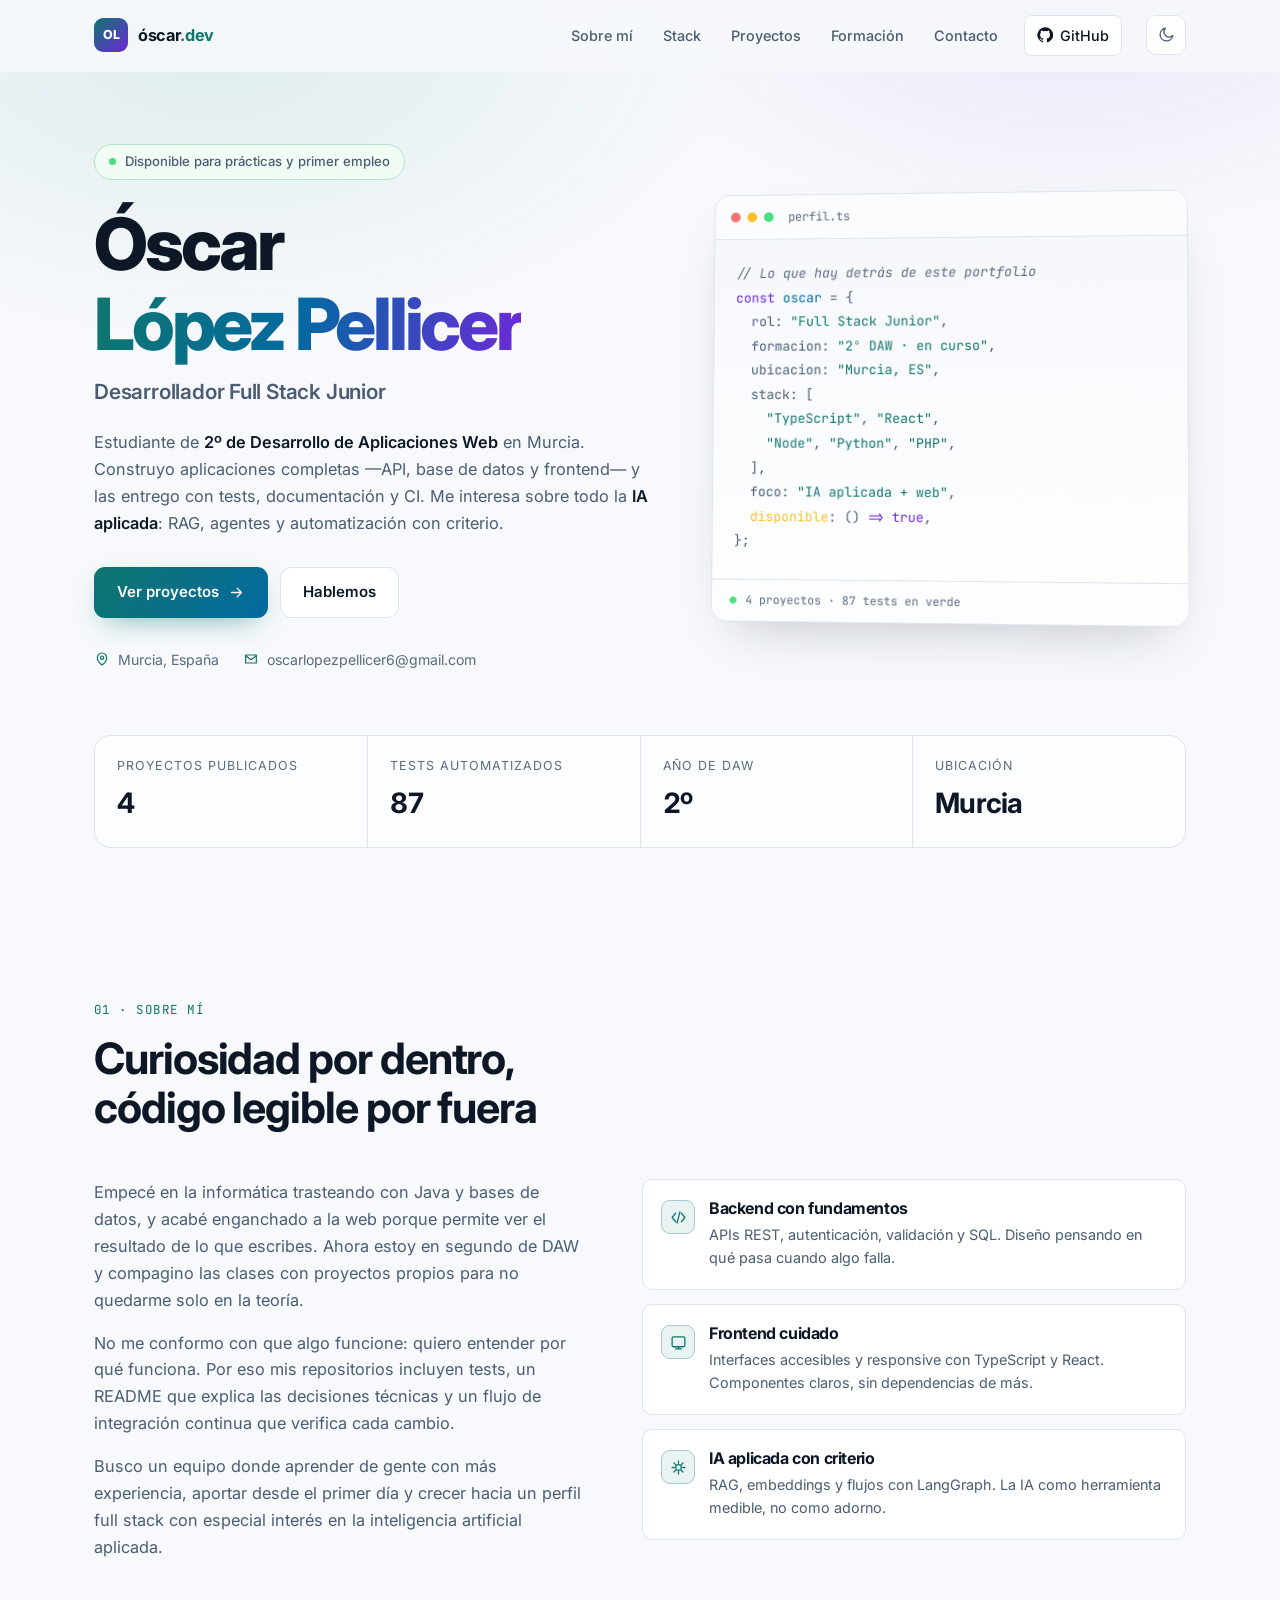
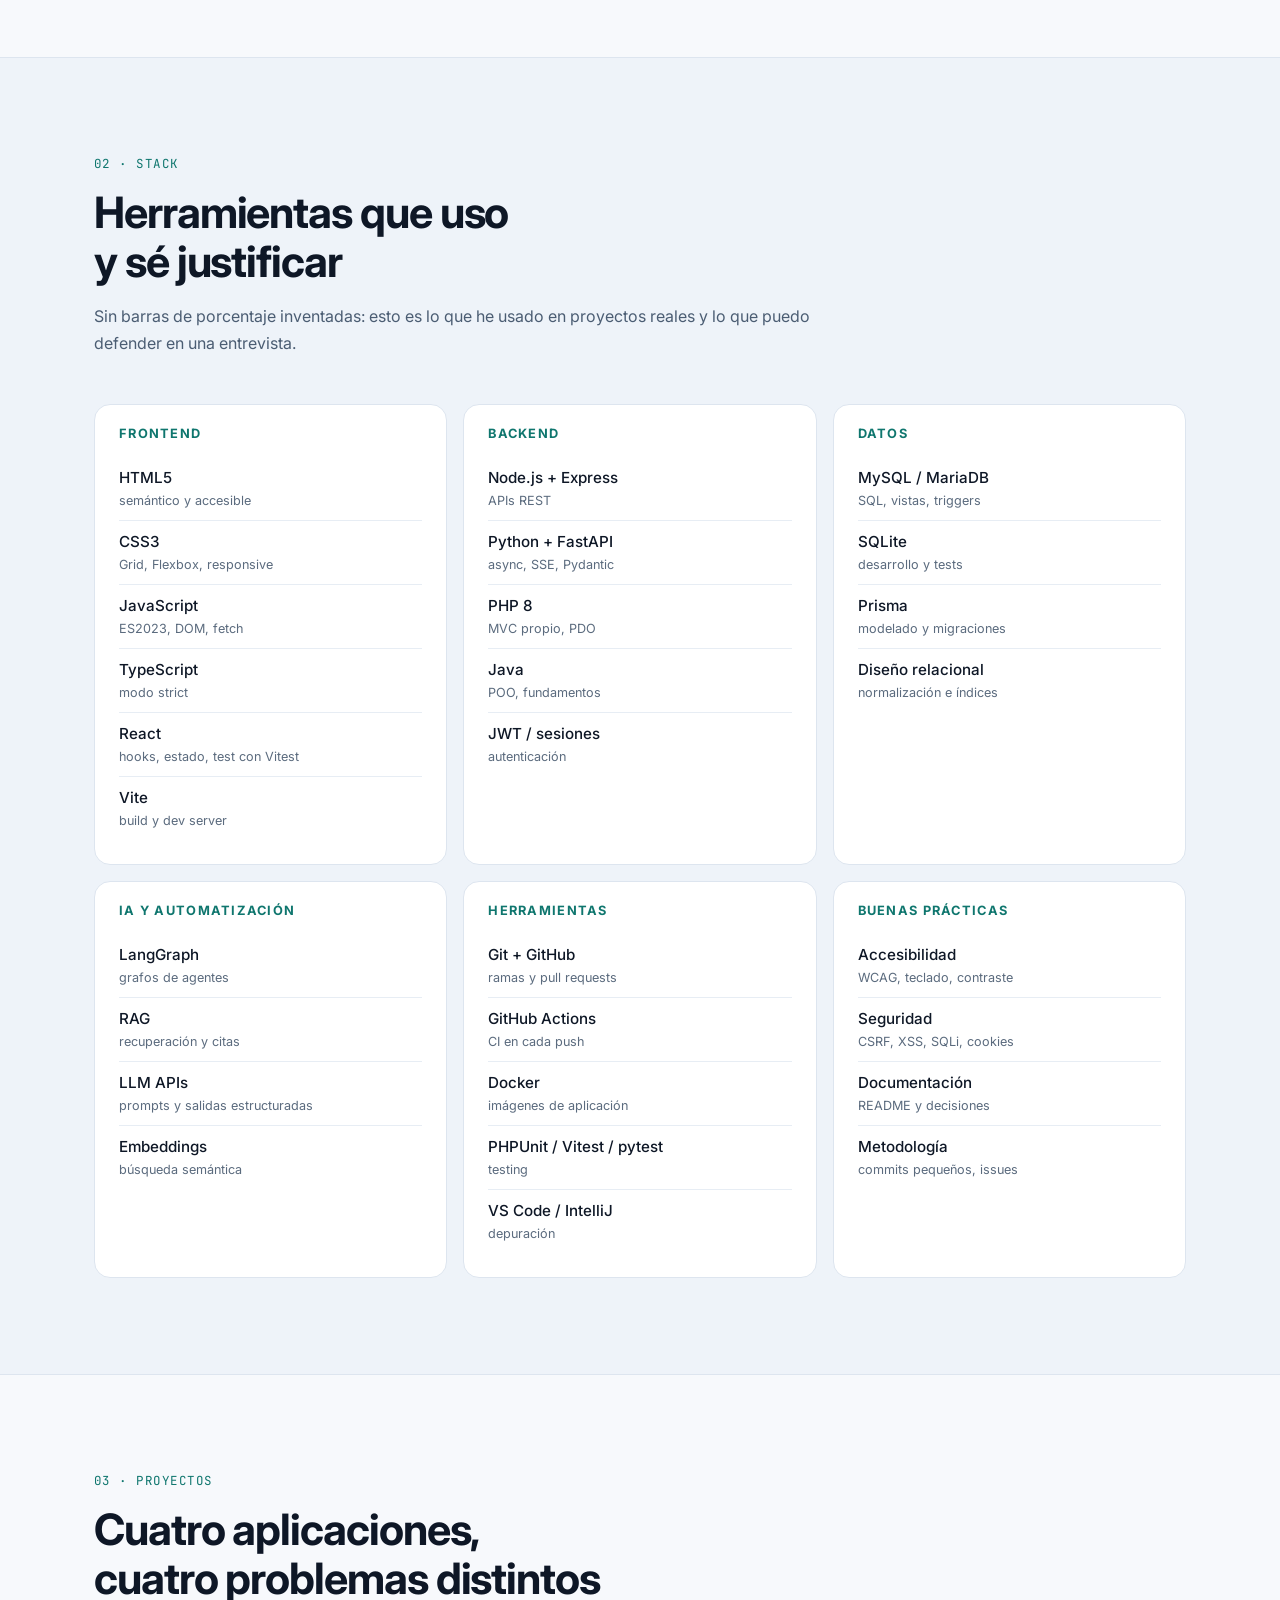
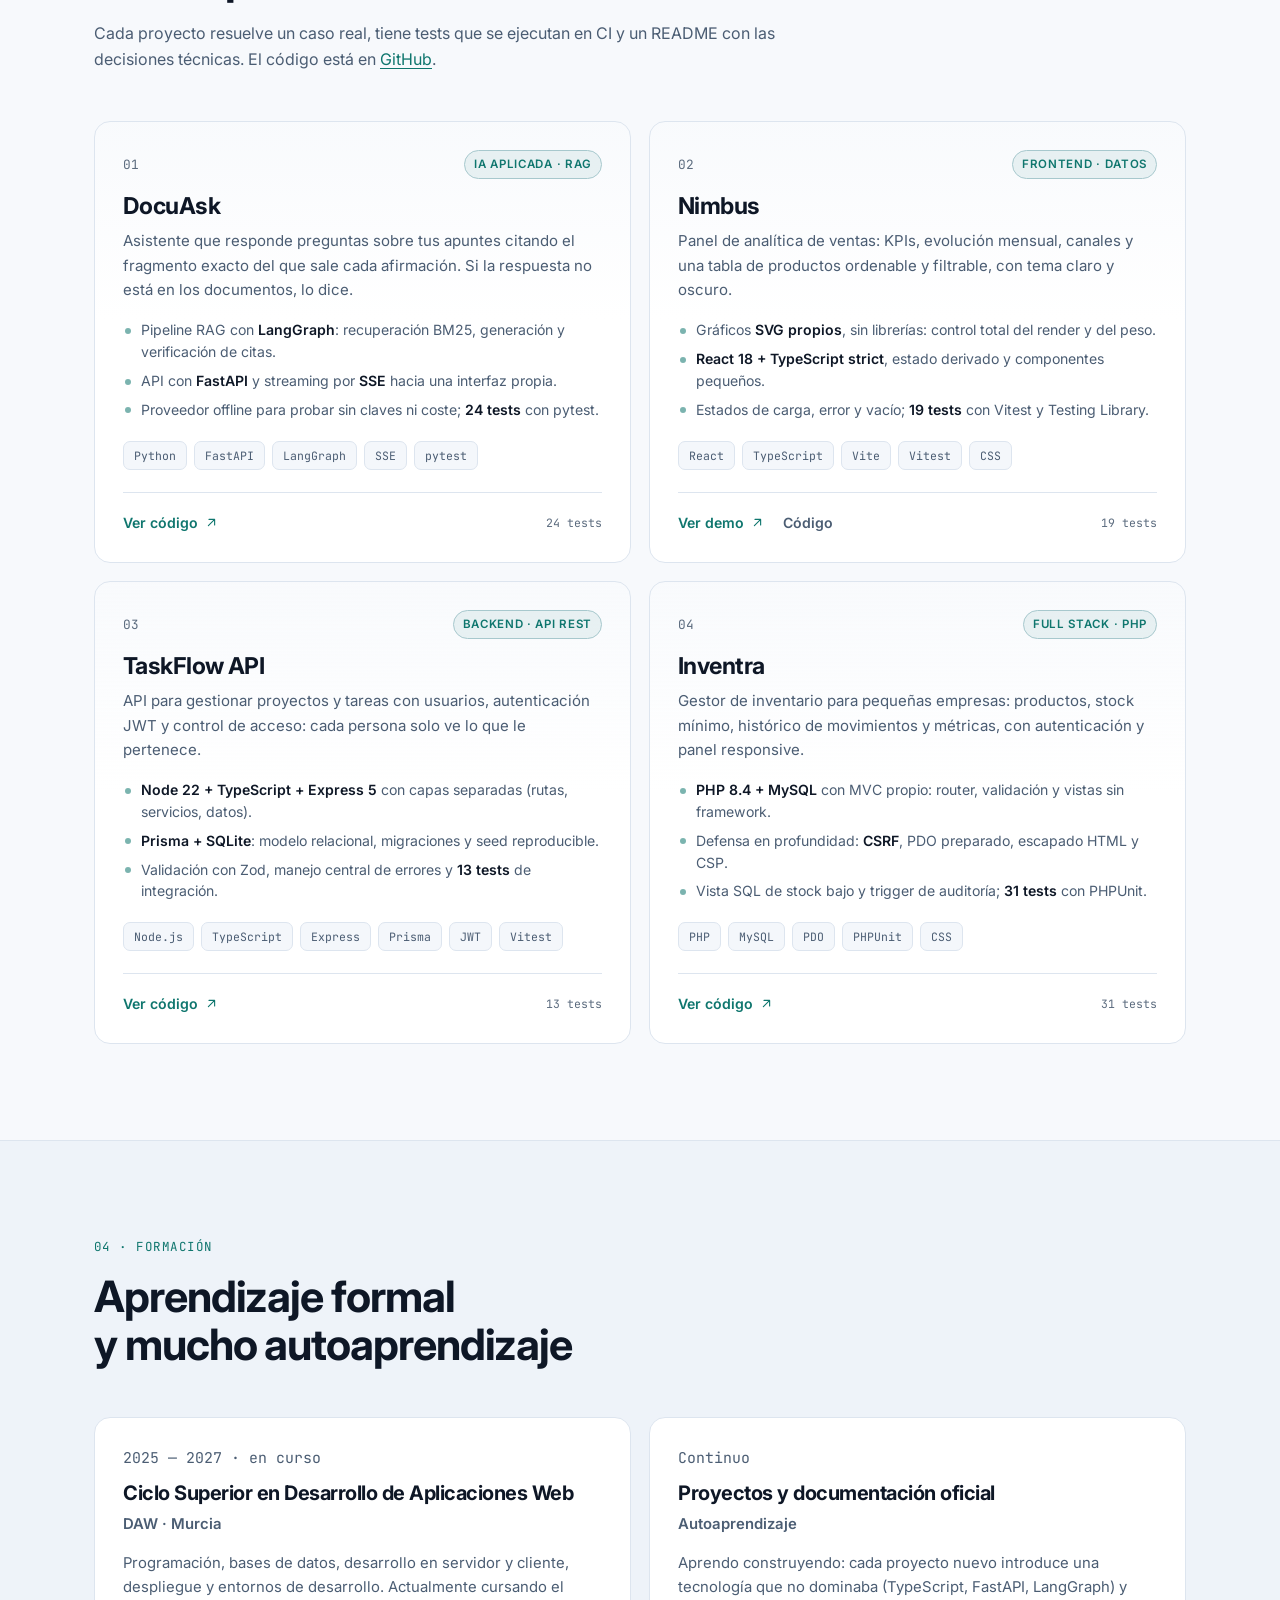
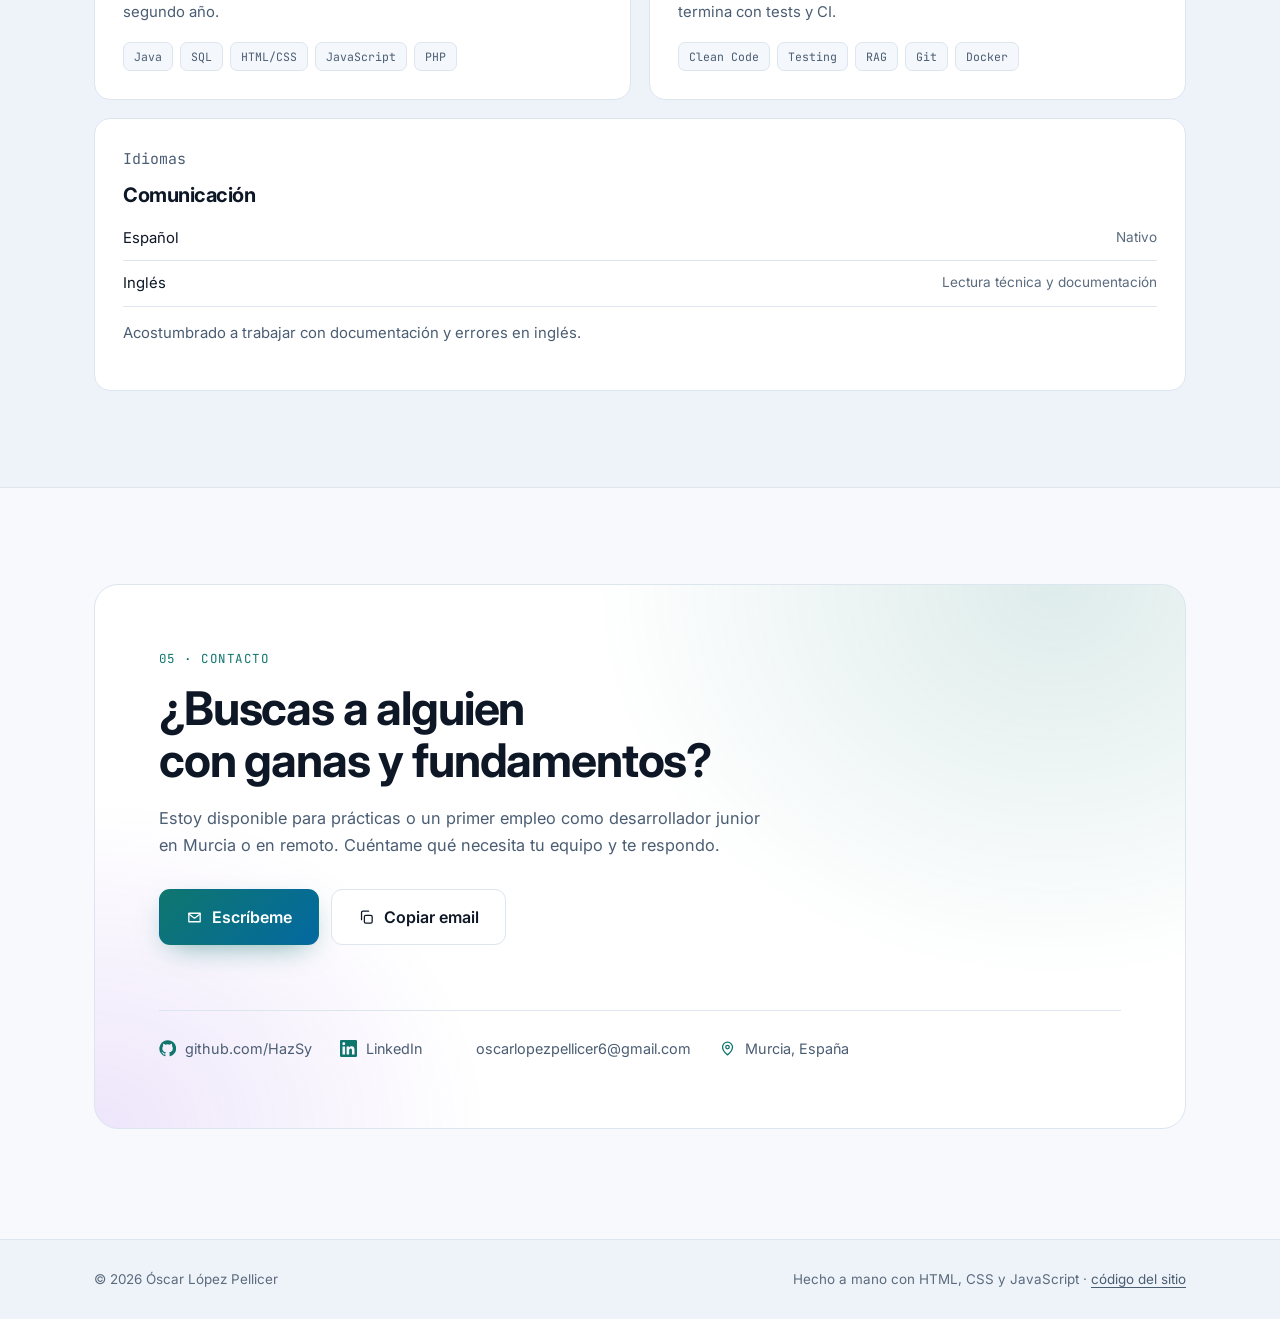
<file: index.html>
<!DOCTYPE html>
<html lang="es" data-theme="dark">
<head>
  <meta charset="UTF-8">
  <meta name="viewport" content="width=device-width, initial-scale=1">

  <title>Óscar López Pellicer · Desarrollador Full Stack Junior</title>
  <meta name="description" content="Portfolio de Óscar López Pellicer, estudiante de 2º de DAW en Murcia. Aplicaciones web completas con TypeScript, React, Node, Python, PHP y bases de datos.">
  <meta name="author" content="Óscar López Pellicer">
  <meta name="theme-color" content="#0b0f14">

  <meta property="og:type" content="website">
  <meta property="og:locale" content="es_ES">
  <meta property="og:title" content="Óscar López Pellicer · Desarrollador Full Stack Junior">
  <meta property="og:description" content="Aplicaciones web completas, con tests, documentación y CI. Estudiante de 2º de DAW en Murcia.">
  <meta property="og:url" content="https://hazsy.github.io/">
  <meta property="og:image" content="https://hazsy.github.io/assets/img/og.png">
  <meta name="twitter:card" content="summary_large_image">

  <link rel="canonical" href="https://hazsy.github.io/">
  <link rel="icon" href="favicon.svg" type="image/svg+xml">
  <link rel="preconnect" href="https://fonts.googleapis.com">
  <link rel="preconnect" href="https://fonts.gstatic.com" crossorigin>
  <link href="https://fonts.googleapis.com/css2?family=Inter:wght@400;500;600;700;800&family=JetBrains+Mono:wght@400;500&display=swap" rel="stylesheet">
  <link rel="stylesheet" href="assets/css/styles.css">

  <script>
    // Evita el destello de tema incorrecto: se aplica antes de pintar.
    (function () {
      document.documentElement.classList.add("js");
      try {
        var guardado = localStorage.getItem("tema");
        var sistema = window.matchMedia("(prefers-color-scheme: light)").matches ? "light" : "dark";
        document.documentElement.dataset.theme = guardado || sistema;
      } catch (e) { /* modo privado */ }
    })();
  </script>

  <script type="application/ld+json">
  {
    "@context": "https://schema.org",
    "@type": "Person",
    "name": "Óscar López Pellicer",
    "jobTitle": "Desarrollador Full Stack Junior",
    "url": "https://hazsy.github.io/",
    "email": "mailto:oscarlopezpellicer6@gmail.com",
    "address": { "@type": "PostalAddress", "addressLocality": "Murcia", "addressCountry": "ES" },
    "sameAs": ["https://github.com/HazSy", "https://www.linkedin.com/in/oscar-l%C3%B3pez-pellicer-ba0a9a43b/"],
    "knowsAbout": ["TypeScript", "React", "Next.js", "Node.js", "Java", "Spring Boot", "SQL", "PostgreSQL", "Docker", "Playwright", "GitHub Actions", "Python", "PHP", "Inteligencia artificial aplicada"]
  }
  </script>
</head>
<body>
  <a class="saltar" href="#contenido">Saltar al contenido</a>

  <header class="cabecera" id="cabecera">
    <div class="contenedor cabecera__interior">
      <a class="marca" href="#inicio">
        <span class="marca__sigla" aria-hidden="true">OL</span>
        <span class="marca__texto">óscar<span>.dev</span></span>
      </a>

      <nav class="nav" id="nav" aria-label="Navegación principal">
        <a href="#sobre-mi">Sobre mí</a>
        <a href="#stack">Stack</a>
        <a href="#proyectos">Proyectos</a>
        <a href="#formacion">Formación</a>
        <a href="#contacto">Contacto</a>
        <a class="nav__github" href="https://github.com/HazSy" target="_blank" rel="noopener noreferrer">
          <svg viewBox="0 0 24 24" aria-hidden="true" focusable="false"><path fill="currentColor" d="M12 .5a11.5 11.5 0 0 0-3.64 22.42c.58.1.79-.25.79-.56v-2c-3.2.7-3.88-1.36-3.88-1.36-.53-1.34-1.3-1.7-1.3-1.7-1.05-.72.08-.7.08-.7 1.17.08 1.79 1.2 1.79 1.2 1.04 1.78 2.73 1.27 3.4.97.1-.75.4-1.27.73-1.56-2.55-.29-5.24-1.28-5.24-5.69 0-1.26.45-2.29 1.19-3.1-.12-.29-.52-1.46.11-3.05 0 0 .97-.31 3.18 1.18a11 11 0 0 1 5.79 0c2.2-1.49 3.17-1.18 3.17-1.18.63 1.59.23 2.76.12 3.05.74.81 1.18 1.84 1.18 3.1 0 4.42-2.69 5.4-5.25 5.68.41.36.78 1.06.78 2.14v3.17c0 .31.21.67.8.56A11.5 11.5 0 0 0 12 .5Z"/></svg>
          <span>GitHub</span>
        </a>
      </nav>

      <div class="cabecera__acciones">
        <button class="boton-icono" id="tema" type="button" aria-label="Cambiar a tema claro" aria-pressed="false">
          <svg class="icono-sol" viewBox="0 0 24 24" aria-hidden="true" focusable="false"><circle cx="12" cy="12" r="4"/><path d="M12 2v2m0 16v2M2 12h2m16 0h2M4.9 4.9l1.4 1.4m11.4 11.4 1.4 1.4M19.1 4.9l-1.4 1.4M6.3 17.7l-1.4 1.4"/></svg>
          <svg class="icono-luna" viewBox="0 0 24 24" aria-hidden="true" focusable="false"><path d="M21 12.8A8.5 8.5 0 1 1 11.2 3a6.8 6.8 0 0 0 9.8 9.8Z"/></svg>
        </button>
        <button class="boton-menu" id="menu" type="button" aria-label="Abrir menú" aria-expanded="false" aria-controls="nav">
          <span></span><span></span><span></span>
        </button>
      </div>
    </div>
  </header>

  <main id="contenido">
    <!-- ================= HERO ================= -->
    <section class="hero" id="inicio">
      <div class="hero__fondo" aria-hidden="true"></div>
      <div class="contenedor hero__grid">
        <div class="hero__texto">
          <p class="pildora aparecer">
            <span class="pildora__punto" aria-hidden="true"></span>
            Disponible para prácticas y primer empleo
          </p>

          <h1 class="aparecer">
            Óscar<br>
            <span class="degradado">López Pellicer</span>
          </h1>

          <p class="hero__rol aparecer">Desarrollador Full Stack Junior</p>

          <p class="hero__intro aparecer">
            Estudiante de <strong>2º de Desarrollo de Aplicaciones Web</strong> en Murcia.
            Construyo aplicaciones completas —API, base de datos y frontend— y las entrego
            con tests, documentación y CI. Me interesa sobre todo la <strong>IA aplicada</strong>:
            RAG, agentes y automatización con criterio.
          </p>

          <div class="hero__acciones aparecer">
            <a class="boton boton--primario" href="#proyectos">
              Ver proyectos
              <svg viewBox="0 0 24 24" aria-hidden="true" focusable="false"><path d="M5 12h14m-6-6 6 6-6 6"/></svg>
            </a>
            <a class="boton boton--fantasma" href="#contacto">Hablemos</a>
          </div>

          <ul class="hero__datos aparecer" aria-label="Datos rápidos">
            <li><svg viewBox="0 0 24 24" aria-hidden="true"><path d="M12 21s7-5.2 7-11a7 7 0 1 0-14 0c0 5.8 7 11 7 11Z"/><circle cx="12" cy="10" r="2.5"/></svg> Murcia, España</li>
            <li><svg viewBox="0 0 24 24" aria-hidden="true"><path d="M4 6h16v12H4z"/><path d="m4 7 8 6 8-6"/></svg> <a href="mailto:oscarlopezpellicer6@gmail.com">oscarlopezpellicer6@gmail.com</a></li>
          </ul>
        </div>

        <div class="hero__codigo aparecer" aria-hidden="true">
          <div class="ventana">
            <div class="ventana__barra">
              <span></span><span></span><span></span>
              <p>perfil.ts</p>
            </div>
            <pre><code><span class="c-com">// Lo que hay detrás de este portfolio</span>
<span class="c-kw">const</span> <span class="c-var">oscar</span> = {
  rol: <span class="c-str">"Full Stack Junior"</span>,
  formacion: <span class="c-str">"2º DAW · en curso"</span>,
  ubicacion: <span class="c-str">"Murcia, ES"</span>,
  stack: [
    <span class="c-str">"TypeScript"</span>, <span class="c-str">"React"</span>,
    <span class="c-str">"Node"</span>, <span class="c-str">"Python"</span>, <span class="c-str">"PHP"</span>,
  ],
  foco: <span class="c-str">"IA aplicada + web"</span>,
  <span class="c-fn">disponible</span>: () <span class="c-kw">=></span> <span class="c-kw">true</span>,
};</code></pre>
            <div class="ventana__pie">
              <span class="punto-verde" aria-hidden="true"></span>
              <span>4 proyectos · 87 tests en verde</span>
            </div>
          </div>
        </div>
      </div>

      <div class="contenedor">
        <dl class="cifras aparecer">
          <div><dt>Proyectos publicados</dt><dd>4</dd></div>
          <div><dt>Tests automatizados</dt><dd>87</dd></div>
          <div><dt>Año de DAW</dt><dd>2º</dd></div>
          <div><dt>Ubicación</dt><dd>Murcia</dd></div>
        </dl>
      </div>
    </section>

    <!-- ================= SOBRE MÍ ================= -->
    <section class="seccion" id="sobre-mi">
      <div class="contenedor">
        <header class="seccion__cabecera aparecer">
          <p class="etiqueta">01 · Sobre mí</p>
          <h2>Curiosidad por dentro,<br>código legible por fuera</h2>
        </header>

        <div class="sobre__grid">
          <div class="sobre__texto aparecer">
            <p>
              Empecé en la informática trasteando con Java y bases de datos, y acabé
              enganchado a la web porque permite ver el resultado de lo que escribes.
              Ahora estoy en segundo de DAW y compagino las clases con proyectos propios
              para no quedarme solo en la teoría.
            </p>
            <p>
              No me conformo con que algo funcione: quiero entender por qué funciona.
              Por eso mis repositorios incluyen tests, un README que explica las decisiones
              técnicas y un flujo de integración continua que verifica cada cambio.
            </p>
            <p>
              Busco un equipo donde aprender de gente con más experiencia, aportar desde
              el primer día y crecer hacia un perfil full stack con especial interés en
              la inteligencia artificial aplicada.
            </p>
          </div>

          <ul class="pilares">
            <li class="aparecer">
              <span class="pilar__icono" aria-hidden="true">
                <svg viewBox="0 0 24 24"><path d="m8 6-5 6 5 6M16 6l5 6-5 6M14 4l-4 16"/></svg>
              </span>
              <h3>Backend con fundamentos</h3>
              <p>APIs REST, autenticación, validación y SQL. Diseño pensando en qué pasa cuando algo falla.</p>
            </li>
            <li class="aparecer">
              <span class="pilar__icono" aria-hidden="true">
                <svg viewBox="0 0 24 24"><rect x="3" y="4" width="18" height="14" rx="2"/><path d="M8 21h8M12 18v3"/></svg>
              </span>
              <h3>Frontend cuidado</h3>
              <p>Interfaces accesibles y responsive con TypeScript y React. Componentes claros, sin dependencias de más.</p>
            </li>
            <li class="aparecer">
              <span class="pilar__icono" aria-hidden="true">
                <svg viewBox="0 0 24 24"><path d="M12 3v3m0 12v3M3 12h3m12 0h3M5.6 5.6l2.1 2.1m8.6 8.6 2.1 2.1m0-12.8-2.1 2.1M7.7 16.3l-2.1 2.1"/><circle cx="12" cy="12" r="4"/></svg>
              </span>
              <h3>IA aplicada con criterio</h3>
              <p>RAG, embeddings y flujos con LangGraph. La IA como herramienta medible, no como adorno.</p>
            </li>
          </ul>
        </div>
      </div>
    </section>

    <!-- ================= STACK ================= -->
    <section class="seccion seccion--alt" id="stack">
      <div class="contenedor">
        <header class="seccion__cabecera aparecer">
          <p class="etiqueta">02 · Stack</p>
          <h2>Herramientas que uso<br>y sé justificar</h2>
          <p class="seccion__intro">
            Sin barras de porcentaje inventadas: esto es lo que he usado en proyectos reales
            y lo que puedo defender en una entrevista.
          </p>
        </header>

        <div class="stack__grid">
          <article class="stack__grupo aparecer">
            <h3>Frontend</h3>
            <ul>
              <li>HTML5 <span>semántico y accesible</span></li>
              <li>CSS3 <span>Grid, Flexbox, responsive</span></li>
              <li>JavaScript <span>ES2023, DOM, fetch</span></li>
              <li>TypeScript <span>modo strict</span></li>
              <li>React <span>hooks, estado, test con Vitest</span></li>
              <li>Vite <span>build y dev server</span></li>
            </ul>
          </article>

          <article class="stack__grupo aparecer">
            <h3>Backend</h3>
            <ul>
              <li>Node.js + Express <span>APIs REST</span></li>
              <li>Python + FastAPI <span>async, SSE, Pydantic</span></li>
              <li>PHP 8 <span>MVC propio, PDO</span></li>
              <li>Java <span>POO, fundamentos</span></li>
              <li>JWT / sesiones <span>autenticación</span></li>
            </ul>
          </article>

          <article class="stack__grupo aparecer">
            <h3>Datos</h3>
            <ul>
              <li>MySQL / MariaDB <span>SQL, vistas, triggers</span></li>
              <li>SQLite <span>desarrollo y tests</span></li>
              <li>Prisma <span>modelado y migraciones</span></li>
              <li>Diseño relacional <span>normalización e índices</span></li>
            </ul>
          </article>

          <article class="stack__grupo aparecer">
            <h3>IA y automatización</h3>
            <ul>
              <li>LangGraph <span>grafos de agentes</span></li>
              <li>RAG <span>recuperación y citas</span></li>
              <li>LLM APIs <span>prompts y salidas estructuradas</span></li>
              <li>Embeddings <span>búsqueda semántica</span></li>
            </ul>
          </article>

          <article class="stack__grupo aparecer">
            <h3>Herramientas</h3>
            <ul>
              <li>Git + GitHub <span>ramas y pull requests</span></li>
              <li>GitHub Actions <span>CI en cada push</span></li>
              <li>Docker <span>imágenes de aplicación</span></li>
              <li>PHPUnit / Vitest / pytest <span>testing</span></li>
              <li>VS Code / IntelliJ <span>depuración</span></li>
            </ul>
          </article>

          <article class="stack__grupo aparecer">
            <h3>Buenas prácticas</h3>
            <ul>
              <li>Accesibilidad <span>WCAG, teclado, contraste</span></li>
              <li>Seguridad <span>CSRF, XSS, SQLi, cookies</span></li>
              <li>Documentación <span>README y decisiones</span></li>
              <li>Metodología <span>commits pequeños, issues</span></li>
            </ul>
          </article>
        </div>
      </div>
    </section>

    <!-- ================= PROYECTOS ================= -->
    <section class="seccion" id="proyectos">
      <div class="contenedor">
        <header class="seccion__cabecera aparecer">
          <p class="etiqueta">03 · Proyectos</p>
          <h2>Cuatro aplicaciones,<br>cuatro problemas distintos</h2>
          <p class="seccion__intro">
            Cada proyecto resuelve un caso real, tiene tests que se ejecutan en CI y un README
            con las decisiones técnicas. El código está en
            <a href="https://github.com/HazSy" target="_blank" rel="noopener noreferrer">GitHub</a>.
          </p>
        </header>

        <div class="proyectos">
          <!-- DocuAsk -->
          <article class="proyecto aparecer">
            <div class="proyecto__cabecera">
              <span class="proyecto__num" aria-hidden="true">01</span>
              <span class="proyecto__tipo">IA aplicada · RAG</span>
            </div>
            <h3>DocuAsk</h3>
            <p class="proyecto__resumen">
              Asistente que responde preguntas sobre tus apuntes citando el fragmento exacto
              del que sale cada afirmación. Si la respuesta no está en los documentos, lo dice.
            </p>
            <ul class="proyecto__detalles">
              <li>Pipeline RAG con <strong>LangGraph</strong>: recuperación BM25, generación y verificación de citas.</li>
              <li>API con <strong>FastAPI</strong> y streaming por <strong>SSE</strong> hacia una interfaz propia.</li>
              <li>Proveedor offline para probar sin claves ni coste; <strong>24 tests</strong> con pytest.</li>
            </ul>
            <ul class="chips" aria-label="Tecnologías">
              <li>Python</li><li>FastAPI</li><li>LangGraph</li><li>SSE</li><li>pytest</li>
            </ul>
            <div class="proyecto__enlaces">
              <a class="enlace-flecha" href="https://github.com/HazSy/docuask-rag" target="_blank" rel="noopener noreferrer">
                Ver código
                <svg viewBox="0 0 24 24" aria-hidden="true"><path d="M7 17 17 7m0 0H8m9 0v9"/></svg>
              </a>
              <span class="proyecto__meta">24 tests</span>
            </div>
          </article>

          <!-- Nimbus -->
          <article class="proyecto aparecer">
            <div class="proyecto__cabecera">
              <span class="proyecto__num" aria-hidden="true">02</span>
              <span class="proyecto__tipo">Frontend · datos</span>
            </div>
            <h3>Nimbus</h3>
            <p class="proyecto__resumen">
              Panel de analítica de ventas: KPIs, evolución mensual, canales y una tabla de
              productos ordenable y filtrable, con tema claro y oscuro.
            </p>
            <ul class="proyecto__detalles">
              <li>Gráficos <strong>SVG propios</strong>, sin librerías: control total del render y del peso.</li>
              <li><strong>React 18 + TypeScript strict</strong>, estado derivado y componentes pequeños.</li>
              <li>Estados de carga, error y vacío; <strong>19 tests</strong> con Vitest y Testing Library.</li>
            </ul>
            <ul class="chips" aria-label="Tecnologías">
              <li>React</li><li>TypeScript</li><li>Vite</li><li>Vitest</li><li>CSS</li>
            </ul>
            <div class="proyecto__enlaces">
              <a class="enlace-flecha" href="demos/nimbus/" target="_blank" rel="noopener noreferrer">
                Ver demo
                <svg viewBox="0 0 24 24" aria-hidden="true"><path d="M7 17 17 7m0 0H8m9 0v9"/></svg>
              </a>
              <a class="enlace-flecha enlace-flecha--suave" href="https://github.com/HazSy/nimbus-dashboard" target="_blank" rel="noopener noreferrer">Código</a>
              <span class="proyecto__meta">19 tests</span>
            </div>
          </article>

          <!-- TaskFlow -->
          <article class="proyecto aparecer">
            <div class="proyecto__cabecera">
              <span class="proyecto__num" aria-hidden="true">03</span>
              <span class="proyecto__tipo">Backend · API REST</span>
            </div>
            <h3>TaskFlow API</h3>
            <p class="proyecto__resumen">
              API para gestionar proyectos y tareas con usuarios, autenticación JWT y control
              de acceso: cada persona solo ve lo que le pertenece.
            </p>
            <ul class="proyecto__detalles">
              <li><strong>Node 22 + TypeScript + Express 5</strong> con capas separadas (rutas, servicios, datos).</li>
              <li><strong>Prisma + SQLite</strong>: modelo relacional, migraciones y seed reproducible.</li>
              <li>Validación con Zod, manejo central de errores y <strong>13 tests</strong> de integración.</li>
            </ul>
            <ul class="chips" aria-label="Tecnologías">
              <li>Node.js</li><li>TypeScript</li><li>Express</li><li>Prisma</li><li>JWT</li><li>Vitest</li>
            </ul>
            <div class="proyecto__enlaces">
              <a class="enlace-flecha" href="https://github.com/HazSy/taskflow-api" target="_blank" rel="noopener noreferrer">
                Ver código
                <svg viewBox="0 0 24 24" aria-hidden="true"><path d="M7 17 17 7m0 0H8m9 0v9"/></svg>
              </a>
              <span class="proyecto__meta">13 tests</span>
            </div>
          </article>

          <!-- Inventra -->
          <article class="proyecto aparecer">
            <div class="proyecto__cabecera">
              <span class="proyecto__num" aria-hidden="true">04</span>
              <span class="proyecto__tipo">Full stack · PHP</span>
            </div>
            <h3>Inventra</h3>
            <p class="proyecto__resumen">
              Gestor de inventario para pequeñas empresas: productos, stock mínimo, histórico
              de movimientos y métricas, con autenticación y panel responsive.
            </p>
            <ul class="proyecto__detalles">
              <li><strong>PHP 8.4 + MySQL</strong> con MVC propio: router, validación y vistas sin framework.</li>
              <li>Defensa en profundidad: <strong>CSRF</strong>, PDO preparado, escapado HTML y CSP.</li>
              <li>Vista SQL de stock bajo y trigger de auditoría; <strong>31 tests</strong> con PHPUnit.</li>
            </ul>
            <ul class="chips" aria-label="Tecnologías">
              <li>PHP</li><li>MySQL</li><li>PDO</li><li>PHPUnit</li><li>CSS</li>
            </ul>
            <div class="proyecto__enlaces">
              <a class="enlace-flecha" href="https://github.com/HazSy/inventra-php" target="_blank" rel="noopener noreferrer">
                Ver código
                <svg viewBox="0 0 24 24" aria-hidden="true"><path d="M7 17 17 7m0 0H8m9 0v9"/></svg>
              </a>
              <span class="proyecto__meta">31 tests</span>
            </div>
          </article>
        </div>
      </div>
    </section>

    <!-- ================= FORMACIÓN ================= -->
    <section class="seccion seccion--alt" id="formacion">
      <div class="contenedor">
        <header class="seccion__cabecera aparecer">
          <p class="etiqueta">04 · Formación</p>
          <h2>Aprendizaje formal<br>y mucho autoaprendizaje</h2>
        </header>

        <div class="formacion__grid">
          <article class="tarjeta-formacion aparecer">
            <p class="tarjeta-formacion__periodo">2025 — 2027 · en curso</p>
            <h3>Ciclo Superior en Desarrollo de Aplicaciones Web</h3>
            <p class="tarjeta-formacion__lugar">DAW · Murcia</p>
            <p>
              Programación, bases de datos, desarrollo en servidor y cliente, despliegue
              y entornos de desarrollo. Actualmente cursando el segundo año.
            </p>
            <ul class="chips">
              <li>Java</li><li>SQL</li><li>HTML/CSS</li><li>JavaScript</li><li>PHP</li>
            </ul>
          </article>

          <article class="tarjeta-formacion aparecer">
            <p class="tarjeta-formacion__periodo">Continuo</p>
            <h3>Proyectos y documentación oficial</h3>
            <p class="tarjeta-formacion__lugar">Autoaprendizaje</p>
            <p>
              Aprendo construyendo: cada proyecto nuevo introduce una tecnología que no
              dominaba (TypeScript, FastAPI, LangGraph) y termina con tests y CI.
            </p>
            <ul class="chips">
              <li>Clean Code</li><li>Testing</li><li>RAG</li><li>Git</li><li>Docker</li>
            </ul>
          </article>

          <aside class="tarjeta-formacion tarjeta-formacion--idiomas aparecer">
            <p class="tarjeta-formacion__periodo">Idiomas</p>
            <h3>Comunicación</h3>
            <ul class="idiomas">
              <li><span>Español</span><span class="idiomas__nivel">Nativo</span></li>
              <li><span>Inglés</span><span class="idiomas__nivel">Lectura técnica y documentación</span></li>
            </ul>
            <p class="muted">Acostumbrado a trabajar con documentación y errores en inglés.</p>
          </aside>
        </div>
      </div>
    </section>

    <!-- ================= CONTACTO ================= -->
    <section class="seccion contacto" id="contacto">
      <div class="contenedor">
        <div class="contacto__caja aparecer">
          <p class="etiqueta">05 · Contacto</p>
          <h2>¿Buscas a alguien<br>con ganas y fundamentos?</h2>
          <p class="contacto__texto">
            Estoy disponible para prácticas o un primer empleo como desarrollador junior
            en Murcia o en remoto. Cuéntame qué necesita tu equipo y te respondo.
          </p>

          <div class="contacto__acciones">
            <a class="boton boton--primario boton--grande" href="mailto:oscarlopezpellicer6@gmail.com">
              <svg viewBox="0 0 24 24" aria-hidden="true"><path d="M4 6h16v12H4z"/><path d="m4 7 8 6 8-6"/></svg>
              Escríbeme
            </a>
            <button class="boton boton--fantasma boton--grande" id="copiar" type="button" data-email="oscarlopezpellicer6@gmail.com">
              <svg viewBox="0 0 24 24" aria-hidden="true"><rect x="9" y="9" width="11" height="11" rx="2"/><path d="M5 15V5a2 2 0 0 1 2-2h8"/></svg>
              <span>Copiar email</span>
            </button>
          </div>

          <p class="contacto__aviso" id="aviso" role="status" aria-live="polite"></p>

          <ul class="contacto__redes">
            <li>
              <a href="https://github.com/HazSy" target="_blank" rel="noopener noreferrer">
                <svg viewBox="0 0 24 24" aria-hidden="true"><path fill="currentColor" d="M12 .5a11.5 11.5 0 0 0-3.64 22.42c.58.1.79-.25.79-.56v-2c-3.2.7-3.88-1.36-3.88-1.36-.53-1.34-1.3-1.7-1.3-1.7-1.05-.72.08-.7.08-.7 1.17.08 1.79 1.2 1.79 1.2 1.04 1.78 2.73 1.27 3.4.97.1-.75.4-1.27.73-1.56-2.55-.29-5.24-1.28-5.24-5.69 0-1.26.45-2.29 1.19-3.1-.12-.29-.52-1.46.11-3.05 0 0 .97-.31 3.18 1.18a11 11 0 0 1 5.79 0c2.2-1.49 3.17-1.18 3.17-1.18.63 1.59.23 2.76.12 3.05.74.81 1.18 1.84 1.18 3.1 0 4.42-2.69 5.4-5.25 5.68.41.36.78 1.06.78 2.14v3.17c0 .31.21.67.8.56A11.5 11.5 0 0 0 12 .5Z"/></svg>
                github.com/HazSy
              </a>
            </li>
            <li>
              <a href="https://www.linkedin.com/in/oscar-l%C3%B3pez-pellicer-ba0a9a43b/" target="_blank" rel="noopener noreferrer">
                <svg viewBox="0 0 24 24" aria-hidden="true"><path fill="currentColor" d="M20.45 20.45h-3.56v-5.57c0-1.33-.02-3.04-1.85-3.04-1.85 0-2.14 1.45-2.14 2.94v5.67H9.34V9h3.42v1.56h.05c.48-.9 1.64-1.85 3.37-1.85 3.6 0 4.27 2.37 4.27 5.45v6.29ZM5.34 7.43a2.06 2.06 0 1 1 0-4.13 2.06 2.06 0 0 1 0 4.13ZM7.12 20.45H3.55V9h3.57v11.45ZM22.22 0H1.77C.79 0 0 .77 0 1.73v20.54C0 23.23.79 24 1.77 24h20.45c.98 0 1.78-.77 1.78-1.73V1.73C24 .77 23.2 0 22.22 0Z"/></svg>
                LinkedIn
              </a>
            </li>
            <li>
              <a href="mailto:oscarlopezpellicer6@gmail.com">
                <svg viewBox="0 0 24 24" aria-hidden="true"><path d="M4 6h16v12H4z"/><path d="m4 7 8 6 8-6"/></svg>
                oscarlopezpellicer6@gmail.com
              </a>
            </li>
            <li>
              <span>
                <svg viewBox="0 0 24 24" aria-hidden="true"><path d="M12 21s7-5.2 7-11a7 7 0 1 0-14 0c0 5.8 7 11 7 11Z"/><circle cx="12" cy="10" r="2.5"/></svg>
                Murcia, España
              </span>
            </li>
          </ul>
        </div>
      </div>
    </section>
  </main>

  <footer class="pie">
    <div class="contenedor pie__interior">
      <p>© <span id="anio">2026</span> Óscar López Pellicer</p>
      <p>Hecho a mano con HTML, CSS y JavaScript · <a href="https://github.com/HazSy/hazsy.github.io" target="_blank" rel="noopener noreferrer">código del sitio</a></p>
    </div>
  </footer>

  <script src="assets/js/main.js" defer></script>
</body>
</html>
</file>
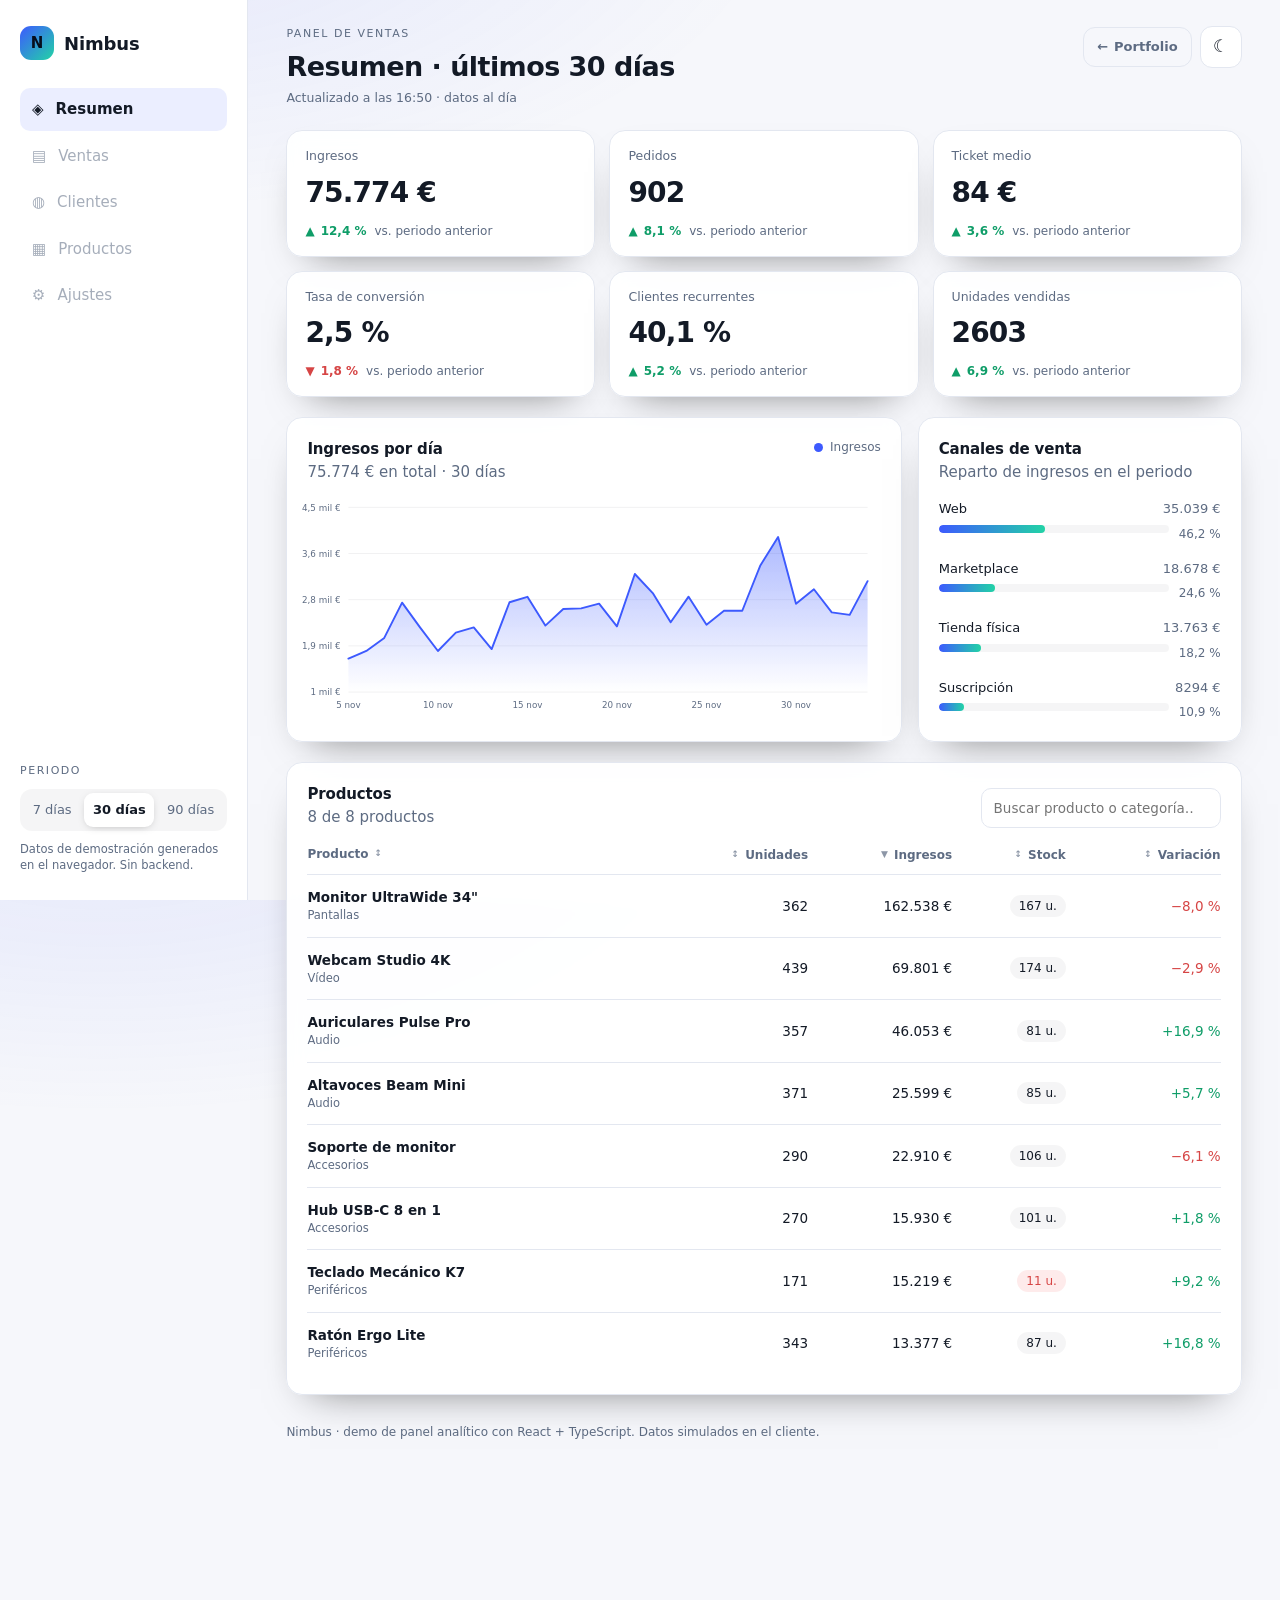
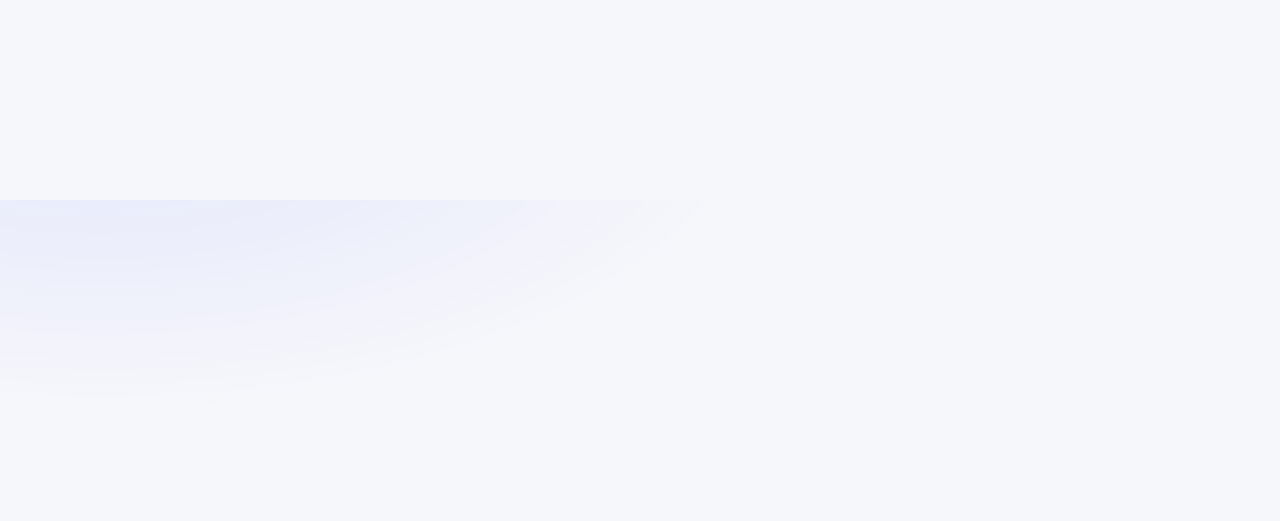
<file: demos/nimbus/index.html>
<!DOCTYPE html>
<html lang="es" data-theme="dark">
  <head>
    <meta charset="UTF-8" />
    <meta name="viewport" content="width=device-width, initial-scale=1.0" />
    <meta name="description" content="Nimbus — panel de analítica de ventas en tiempo real con React y TypeScript." />
    <meta name="theme-color" content="#0d1117" />
    <title>Nimbus · Analítica de ventas</title>
    <script type="module" crossorigin src="./assets/index-Byp0N04L.js"></script>
    <link rel="stylesheet" crossorigin href="./assets/index-1anVFUKf.css">
  </head>
  <body>
    <div id="root"></div>
  </body>
</html>
</file>
<file: assets/css/styles.css>
/* ==========================================================================
   Óscar López Pellicer · portfolio
   CSS propio, sin frameworks. Tema oscuro por defecto y claro opcional.
   ========================================================================== */

/* --------------------------------------------------------------------------
   1. Tokens
   -------------------------------------------------------------------------- */
:root {
  --fuente: "Inter", -apple-system, BlinkMacSystemFont, "Segoe UI", Roboto, Helvetica, Arial, sans-serif;
  --fuente-mono: "JetBrains Mono", ui-monospace, SFMono-Regular, Menlo, Consolas, monospace;

  --fondo: #080b10;
  --fondo-alt: #0c1119;
  --superficie: #111823;
  --superficie-2: #16202d;
  --borde: #1e2a3a;
  --borde-fuerte: #2a3a50;

  --texto: #eaf1f8;
  --texto-suave: #9db0c5;
  --texto-tenue: #6c8098;

  --acento: #5eead4;
  --acento-2: #7dd3fc;
  --acento-3: #a78bfa;
  --acento-texto: #052e2b;

  --verde: #4ade80;
  --ambar: #fbbf24;

  --sombra: 0 20px 60px -20px rgba(0, 0, 0, 0.7);
  --sombra-suave: 0 10px 30px -18px rgba(0, 0, 0, 0.6);

  --radio: 16px;
  --radio-sm: 10px;
  --ancho: 1140px;
  --nav-alto: 72px;

  --transicion: 180ms cubic-bezier(0.4, 0, 0.2, 1);
}

html[data-theme="light"] {
  --fondo: #f7f9fc;
  --fondo-alt: #eef3f9;
  --superficie: #ffffff;
  --superficie-2: #f4f7fb;
  --borde: #dde5ef;
  --borde-fuerte: #c6d3e2;

  --texto: #0e1726;
  --texto-suave: #4b5d73;
  --texto-tenue: #5b6b7e;

  --acento: #0f766e;
  --acento-2: #0369a1;
  --acento-3: #6d28d9;
  --acento-texto: #ffffff;

  --sombra: 0 24px 50px -24px rgba(15, 23, 42, 0.25);
  --sombra-suave: 0 10px 24px -16px rgba(15, 23, 42, 0.2);
}

/* --------------------------------------------------------------------------
   2. Base
   -------------------------------------------------------------------------- */
*,
*::before,
*::after { box-sizing: border-box; }

html {
  scroll-behavior: smooth;
  scroll-padding-top: calc(var(--nav-alto) + 16px);
  -webkit-text-size-adjust: 100%;
}

body {
  margin: 0;
  font-family: var(--fuente);
  font-size: 1rem;
  line-height: 1.65;
  color: var(--texto);
  background: var(--fondo);
  -webkit-font-smoothing: antialiased;
  overflow-x: hidden;
}

img, svg { max-width: 100%; }
svg { width: 1.15em; height: 1.15em; fill: none; stroke: currentColor; stroke-width: 1.8; stroke-linecap: round; stroke-linejoin: round; }

h1, h2, h3 { line-height: 1.12; letter-spacing: -0.025em; margin: 0; font-weight: 700; }
p { margin: 0 0 1rem; }
ul { margin: 0; padding: 0; list-style: none; }
a { color: inherit; text-decoration: none; }
strong { font-weight: 600; color: var(--texto); }

::selection { background: var(--acento); color: var(--acento-texto); }

:focus-visible {
  outline: 2px solid var(--acento);
  outline-offset: 3px;
  border-radius: 6px;
}

.contenedor {
  width: 100%;
  max-width: var(--ancho);
  margin-inline: auto;
  padding-inline: 24px;
}

.saltar {
  position: absolute;
  left: 16px;
  top: -100px;
  z-index: 200;
  padding: 12px 18px;
  background: var(--acento);
  color: var(--acento-texto);
  font-weight: 600;
  border-radius: 0 0 10px 10px;
  transition: top var(--transicion);
}
.saltar:focus { top: 0; }

.muted { color: var(--texto-tenue); font-size: 0.9rem; }

/* --------------------------------------------------------------------------
   3. Cabecera y navegación
   -------------------------------------------------------------------------- */
.cabecera {
  position: fixed;
  inset: 0 0 auto;
  z-index: 100;
  height: var(--nav-alto);
  display: flex;
  align-items: center;
  background: color-mix(in srgb, var(--fondo) 82%, transparent);
  backdrop-filter: blur(14px);
  -webkit-backdrop-filter: blur(14px);
  border-bottom: 1px solid transparent;
  transition: border-color var(--transicion), background var(--transicion);
}
.cabecera.esta-fija {
  border-bottom-color: var(--borde);
  background: color-mix(in srgb, var(--fondo) 94%, transparent);
}

.cabecera__interior {
  display: flex;
  align-items: center;
  justify-content: space-between;
  gap: 24px;
}

.marca {
  display: inline-flex;
  align-items: center;
  gap: 10px;
  font-weight: 700;
  letter-spacing: -0.02em;
  font-size: 1.02rem;
}
.marca__sigla {
  display: grid;
  place-items: center;
  width: 34px;
  height: 34px;
  border-radius: 9px;
  background: linear-gradient(135deg, var(--acento), var(--acento-3));
  color: #04121a;
  font-size: 0.78rem;
  font-weight: 800;
  letter-spacing: 0;
}
.marca__texto span { color: var(--acento); }

.nav {
  display: flex;
  align-items: center;
  gap: 6px;
  margin-left: auto;
}
.nav a {
  padding: 8px 12px;
  border-radius: 8px;
  font-size: 0.9rem;
  font-weight: 500;
  color: var(--texto-suave);
  transition: color var(--transicion), background var(--transicion);
}
.nav a:hover { color: var(--texto); background: var(--superficie-2); }
.nav a.activo { color: var(--texto); }
.nav a.activo::after {
  content: "";
  display: block;
  height: 2px;
  margin-top: 3px;
  border-radius: 2px;
  background: linear-gradient(90deg, var(--acento), var(--acento-2));
}

.nav__github {
  display: inline-flex;
  align-items: center;
  gap: 7px;
  margin-left: 8px;
  border: 1px solid var(--borde);
  background: var(--superficie);
  color: var(--texto) !important;
  font-weight: 600;
}
.nav__github:hover { border-color: var(--borde-fuerte); background: var(--superficie-2); }
.nav__github svg { width: 16px; height: 16px; stroke: none; }

.cabecera__acciones { display: flex; align-items: center; gap: 8px; }

.boton-icono {
  display: grid;
  place-items: center;
  width: 40px;
  height: 40px;
  border-radius: 10px;
  border: 1px solid var(--borde);
  background: var(--superficie);
  color: var(--texto-suave);
  cursor: pointer;
  transition: color var(--transicion), border-color var(--transicion), background var(--transicion);
}
.boton-icono:hover { color: var(--texto); border-color: var(--borde-fuerte); }
.boton-icono svg { width: 18px; height: 18px; }

html[data-theme="dark"] .icono-luna,
html[data-theme="light"] .icono-sol { display: none; }

/* En tema claro los acentos son más oscuros: el texto va en blanco. */
html[data-theme="light"] .boton--primario,
html[data-theme="light"] .marca__sigla { color: #fff; }

.boton-menu {
  display: none;
  flex-direction: column;
  justify-content: center;
  gap: 5px;
  width: 40px;
  height: 40px;
  padding: 0 9px;
  border-radius: 10px;
  border: 1px solid var(--borde);
  background: var(--superficie);
  cursor: pointer;
}
.boton-menu span {
  display: block;
  height: 2px;
  width: 100%;
  border-radius: 2px;
  background: var(--texto);
  transition: transform var(--transicion), opacity var(--transicion);
}
.boton-menu[aria-expanded="true"] span:nth-child(1) { transform: translateY(7px) rotate(45deg); }
.boton-menu[aria-expanded="true"] span:nth-child(2) { opacity: 0; }
.boton-menu[aria-expanded="true"] span:nth-child(3) { transform: translateY(-7px) rotate(-45deg); }

/* --------------------------------------------------------------------------
   4. Hero
   -------------------------------------------------------------------------- */
.hero {
  position: relative;
  padding: calc(var(--nav-alto) + 72px) 0 56px;
  overflow: hidden;
}
.hero__fondo {
  position: absolute;
  inset: -20% -10% auto;
  height: 780px;
  background:
    radial-gradient(48% 55% at 22% 28%, color-mix(in srgb, var(--acento) 20%, transparent), transparent 70%),
    radial-gradient(42% 50% at 78% 18%, color-mix(in srgb, var(--acento-3) 20%, transparent), transparent 70%);
  filter: blur(20px);
  opacity: 0.75;
  pointer-events: none;
}
html[data-theme="light"] .hero__fondo { opacity: 0.5; }

.hero__fondo::after {
  content: "";
  position: absolute;
  inset: 0;
  background-image:
    linear-gradient(to right, color-mix(in srgb, var(--texto) 7%, transparent) 1px, transparent 1px),
    linear-gradient(to bottom, color-mix(in srgb, var(--texto) 7%, transparent) 1px, transparent 1px);
  background-size: 56px 56px;
  mask-image: radial-gradient(60% 60% at 50% 30%, #000 10%, transparent 75%);
  -webkit-mask-image: radial-gradient(60% 60% at 50% 30%, #000 10%, transparent 75%);
}

.hero__grid {
  position: relative;
  display: grid;
  grid-template-columns: minmax(0, 1.08fr) minmax(0, 0.92fr);
  gap: 56px;
  align-items: center;
}

/* Los hijos de un grid no deben crecer por el contenido (pre, tablas...). */
.hero__grid > *,
.sobre__grid > *,
.stack__grid > *,
.proyectos > *,
.formacion__grid > * { min-width: 0; }

.pildora {
  display: inline-flex;
  align-items: center;
  gap: 9px;
  padding: 6px 14px;
  border: 1px solid color-mix(in srgb, var(--verde) 30%, var(--borde));
  border-radius: 999px;
  background: color-mix(in srgb, var(--verde) 8%, var(--superficie));
  color: var(--texto-suave);
  font-size: 0.82rem;
  font-weight: 500;
  margin-bottom: 24px;
}
.pildora__punto {
  width: 7px;
  height: 7px;
  border-radius: 50%;
  background: var(--verde);
  box-shadow: 0 0 0 0 color-mix(in srgb, var(--verde) 70%, transparent);
  animation: pulso 2.4s infinite;
}
@keyframes pulso {
  0% { box-shadow: 0 0 0 0 color-mix(in srgb, var(--verde) 60%, transparent); }
  70% { box-shadow: 0 0 0 8px transparent; }
  100% { box-shadow: 0 0 0 0 transparent; }
}

.hero h1 {
  font-size: clamp(2.7rem, 6.2vw, 4.5rem);
  font-weight: 800;
  letter-spacing: -0.045em;
  margin-bottom: 10px;
}
.degradado {
  background: linear-gradient(100deg, var(--acento) 0%, var(--acento-2) 48%, var(--acento-3) 100%);
  -webkit-background-clip: text;
  background-clip: text;
  color: transparent;
}

.hero__rol {
  font-size: clamp(1.05rem, 2vw, 1.3rem);
  font-weight: 600;
  color: var(--texto-suave);
  letter-spacing: -0.01em;
  margin-bottom: 20px;
}

.hero__intro {
  max-width: 56ch;
  color: var(--texto-suave);
  font-size: 1.02rem;
  margin-bottom: 30px;
}

.hero__acciones { display: flex; flex-wrap: wrap; gap: 12px; margin-bottom: 30px; }

.hero__datos {
  display: flex;
  flex-wrap: wrap;
  gap: 8px 24px;
  color: var(--texto-tenue);
  font-size: 0.88rem;
}
.hero__datos li { display: inline-flex; align-items: center; gap: 8px; }
.hero__datos svg { width: 16px; height: 16px; color: var(--acento); flex: none; }
.hero__datos a:hover { color: var(--texto); text-decoration: underline; text-underline-offset: 3px; }

/* Botones */
.boton {
  display: inline-flex;
  align-items: center;
  justify-content: center;
  gap: 9px;
  padding: 12px 22px;
  border-radius: 11px;
  border: 1px solid transparent;
  font-family: inherit;
  font-size: 0.94rem;
  font-weight: 600;
  cursor: pointer;
  transition: transform var(--transicion), background var(--transicion), border-color var(--transicion), box-shadow var(--transicion);
}
.boton svg { width: 17px; height: 17px; }
.boton--primario {
  background: linear-gradient(135deg, var(--acento), var(--acento-2));
  color: #04121a;
  box-shadow: 0 10px 30px -12px color-mix(in srgb, var(--acento) 65%, transparent);
}
.boton--primario:hover { transform: translateY(-2px); box-shadow: 0 16px 34px -14px color-mix(in srgb, var(--acento) 75%, transparent); }
.boton--fantasma {
  background: var(--superficie);
  border-color: var(--borde);
  color: var(--texto);
}
.boton--fantasma:hover { border-color: var(--borde-fuerte); background: var(--superficie-2); transform: translateY(-2px); }
.boton--grande { padding: 14px 26px; font-size: 1rem; }

/* Ventana de código */
.ventana {
  border: 1px solid var(--borde);
  border-radius: var(--radio);
  background: linear-gradient(180deg, var(--superficie-2), var(--superficie));
  box-shadow: var(--sombra);
  overflow: hidden;
  min-width: 0;
  max-width: 100%;
  transform: perspective(1200px) rotateY(-4deg) rotateX(2deg);
  transition: transform 400ms ease;
}
.ventana:hover { transform: perspective(1200px) rotateY(0) rotateX(0); }

.ventana__barra {
  display: flex;
  align-items: center;
  gap: 7px;
  padding: 12px 16px;
  border-bottom: 1px solid var(--borde);
  background: color-mix(in srgb, var(--fondo) 45%, var(--superficie));
}
.ventana__barra span { width: 10px; height: 10px; border-radius: 50%; background: var(--borde-fuerte); }
.ventana__barra span:nth-child(1) { background: #f87171; }
.ventana__barra span:nth-child(2) { background: var(--ambar); }
.ventana__barra span:nth-child(3) { background: var(--verde); }
.ventana__barra p {
  margin: 0 0 0 8px;
  font-family: var(--fuente-mono);
  font-size: 0.76rem;
  color: var(--texto-tenue);
}

.ventana pre {
  margin: 0;
  padding: 22px 22px 26px;
  overflow-x: auto;
  font-family: var(--fuente-mono);
  font-size: 0.83rem;
  line-height: 1.85;
  color: var(--texto-suave);
  tab-size: 2;
}
.ventana code { font-family: inherit; }
.c-com { color: var(--texto-tenue); font-style: italic; }
.c-kw { color: var(--acento-3); }
.c-var { color: var(--acento-2); }
.c-str { color: var(--acento); }
.c-fn { color: var(--ambar); }

.ventana__pie {
  display: flex;
  align-items: center;
  gap: 9px;
  padding: 11px 18px;
  border-top: 1px solid var(--borde);
  font-family: var(--fuente-mono);
  font-size: 0.73rem;
  color: var(--texto-tenue);
  background: color-mix(in srgb, var(--fondo) 35%, var(--superficie));
}
.punto-verde { width: 7px; height: 7px; border-radius: 50%; background: var(--verde); }

/* Cifras */
.cifras {
  position: relative;
  display: grid;
  grid-template-columns: repeat(4, 1fr);
  gap: 1px;
  margin: 64px 0 0;
  border: 1px solid var(--borde);
  border-radius: var(--radio);
  background: var(--borde);
  overflow: hidden;
}
.cifras > div {
  padding: 20px 22px;
  background: color-mix(in srgb, var(--superficie) 92%, transparent);
}
.cifras dt { font-size: 0.78rem; color: var(--texto-tenue); text-transform: uppercase; letter-spacing: 0.08em; }
.cifras dd {
  margin: 4px 0 0;
  font-size: 1.75rem;
  font-weight: 700;
  letter-spacing: -0.03em;
  font-variant-numeric: tabular-nums;
}

/* --------------------------------------------------------------------------
   5. Secciones
   -------------------------------------------------------------------------- */
.seccion { padding: 96px 0; }
.seccion--alt {
  background: var(--fondo-alt);
  border-block: 1px solid var(--borde);
}

.seccion__cabecera { max-width: 720px; margin-bottom: 48px; }
.etiqueta {
  font-family: var(--fuente-mono);
  font-size: 0.78rem;
  letter-spacing: 0.12em;
  text-transform: uppercase;
  color: var(--acento);
  margin-bottom: 14px;
}
.seccion__cabecera h2 {
  font-size: clamp(1.8rem, 3.6vw, 2.7rem);
  margin-bottom: 18px;
}
.seccion__intro { color: var(--texto-suave); font-size: 1rem; margin: 0; }
.seccion__intro a { color: var(--acento); text-decoration: underline; text-underline-offset: 3px; }

/* --------------------------------------------------------------------------
   6. Sobre mí
   -------------------------------------------------------------------------- */
.sobre__grid {
  display: grid;
  grid-template-columns: minmax(0, 0.95fr) minmax(0, 1.05fr);
  gap: 56px;
  align-items: start;
}
.sobre__texto { color: var(--texto-suave); font-size: 1.02rem; }
.sobre__texto p:last-child { margin-bottom: 0; }
.sobre__texto strong { color: var(--texto); }

.pilares { display: grid; gap: 14px; }
.pilares li {
  position: relative;
  padding: 20px 22px 20px 66px;
  border: 1px solid var(--borde);
  border-radius: var(--radio-sm);
  background: var(--superficie);
  transition: border-color var(--transicion), transform var(--transicion);
}
.pilares li:hover { border-color: var(--borde-fuerte); transform: translateX(3px); }
.pilares h3 { font-size: 1rem; margin-bottom: 5px; }
.pilares p { margin: 0; color: var(--texto-suave); font-size: 0.9rem; line-height: 1.6; }

.pilar__icono {
  position: absolute;
  left: 18px;
  top: 20px;
  display: grid;
  place-items: center;
  width: 34px;
  height: 34px;
  border-radius: 9px;
  border: 1px solid color-mix(in srgb, var(--acento) 26%, var(--borde));
  background: color-mix(in srgb, var(--acento) 9%, transparent);
  color: var(--acento);
}
.pilar__icono svg { width: 17px; height: 17px; }

/* --------------------------------------------------------------------------
   7. Stack
   -------------------------------------------------------------------------- */
.stack__grid {
  display: grid;
  grid-template-columns: repeat(3, 1fr);
  gap: 16px;
}
.stack__grupo {
  padding: 22px 24px 24px;
  border: 1px solid var(--borde);
  border-radius: var(--radio);
  background: var(--superficie);
  transition: border-color var(--transicion), box-shadow var(--transicion);
}
.stack__grupo:hover { border-color: var(--borde-fuerte); box-shadow: var(--sombra-suave); }
.stack__grupo h3 {
  font-size: 0.8rem;
  text-transform: uppercase;
  letter-spacing: 0.1em;
  color: var(--acento);
  margin-bottom: 16px;
}
.stack__grupo li {
  display: flex;
  flex-direction: column;
  gap: 1px;
  padding: 8px 0;
  border-top: 1px solid color-mix(in srgb, var(--borde) 70%, transparent);
  font-size: 0.95rem;
  font-weight: 500;
}
.stack__grupo li:first-child { border-top: 0; }
.stack__grupo li span {
  font-size: 0.79rem;
  font-weight: 400;
  color: var(--texto-tenue);
}

/* --------------------------------------------------------------------------
   8. Proyectos
   -------------------------------------------------------------------------- */
.proyectos {
  display: grid;
  grid-template-columns: repeat(2, 1fr);
  gap: 18px;
}
.proyecto {
  position: relative;
  display: flex;
  flex-direction: column;
  padding: 28px;
  border: 1px solid var(--borde);
  border-radius: var(--radio);
  background:
    linear-gradient(180deg, color-mix(in srgb, var(--superficie-2) 60%, transparent), transparent 45%),
    var(--superficie);
  overflow: hidden;
  transition: border-color var(--transicion), transform var(--transicion), box-shadow var(--transicion);
}
.proyecto::before {
  content: "";
  position: absolute;
  inset: 0 0 auto;
  height: 1px;
  background: linear-gradient(90deg, transparent, color-mix(in srgb, var(--acento) 55%, transparent), transparent);
  opacity: 0;
  transition: opacity var(--transicion);
}
.proyecto:hover {
  border-color: var(--borde-fuerte);
  transform: translateY(-4px);
  box-shadow: var(--sombra);
}
.proyecto:hover::before { opacity: 1; }

.proyecto__cabecera {
  display: flex;
  align-items: center;
  justify-content: space-between;
  gap: 12px;
  margin-bottom: 14px;
}
.proyecto__num {
  font-family: var(--fuente-mono);
  font-size: 0.8rem;
  color: var(--texto-tenue);
}
.proyecto__tipo {
  font-size: 0.72rem;
  font-weight: 600;
  letter-spacing: 0.06em;
  text-transform: uppercase;
  color: var(--acento);
  padding: 4px 9px;
  border-radius: 999px;
  border: 1px solid color-mix(in srgb, var(--acento) 26%, var(--borde));
  background: color-mix(in srgb, var(--acento) 8%, transparent);
  white-space: nowrap;
}
.proyecto h3 { font-size: 1.45rem; margin-bottom: 10px; }
.proyecto__resumen { color: var(--texto-suave); font-size: 0.94rem; margin-bottom: 16px; }

.proyecto__detalles { margin-bottom: 20px; display: grid; gap: 7px; }
.proyecto__detalles li {
  position: relative;
  padding-left: 18px;
  color: var(--texto-suave);
  font-size: 0.88rem;
  line-height: 1.55;
}
.proyecto__detalles li::before {
  content: "";
  position: absolute;
  left: 2px;
  top: 0.62em;
  width: 6px;
  height: 6px;
  border-radius: 50%;
  background: var(--acento);
  opacity: 0.55;
}

.chips { display: flex; flex-wrap: wrap; gap: 7px; margin-bottom: 22px; }
.chips li {
  padding: 4px 10px;
  border-radius: 7px;
  border: 1px solid var(--borde);
  background: var(--superficie-2);
  color: var(--texto-suave);
  font-family: var(--fuente-mono);
  font-size: 0.72rem;
}

.proyecto__enlaces {
  display: flex;
  align-items: center;
  gap: 18px;
  margin-top: auto;
  padding-top: 18px;
  border-top: 1px solid var(--borde);
}
.enlace-flecha {
  display: inline-flex;
  align-items: center;
  gap: 6px;
  font-size: 0.88rem;
  font-weight: 600;
  color: var(--acento);
}
.enlace-flecha svg { width: 15px; height: 15px; transition: transform var(--transicion); }
.enlace-flecha:hover svg { transform: translate(2px, -2px); }
.enlace-flecha--suave { color: var(--texto-suave); }
.enlace-flecha--suave:hover { color: var(--texto); }
.proyecto__meta {
  margin-left: auto;
  font-family: var(--fuente-mono);
  font-size: 0.72rem;
  color: var(--texto-tenue);
}

/* --------------------------------------------------------------------------
   9. Formación
   -------------------------------------------------------------------------- */
.formacion__grid {
  display: grid;
  grid-template-columns: 1fr 1fr;
  gap: 18px;
}
.tarjeta-formacion {
  padding: 28px;
  border: 1px solid var(--borde);
  border-radius: var(--radio);
  background: var(--superficie);
}
.tarjeta-formacion__periodo {
  font-family: var(--fuente-mono);
  font-size: 0.76rem;
  color: var(--acento);
  margin-bottom: 10px;
}
.tarjeta-formacion h3 { font-size: 1.25rem; margin-bottom: 6px; line-height: 1.3; }
.tarjeta-formacion__lugar {
  font-size: 0.88rem;
  font-weight: 600;
  color: var(--texto-suave);
  margin-bottom: 14px;
}
.tarjeta-formacion p { color: var(--texto-suave); font-size: 0.93rem; }
.tarjeta-formacion .chips { margin: 18px 0 0; }

.tarjeta-formacion--idiomas { grid-column: 1 / -1; }
.idiomas { display: grid; gap: 10px; margin: 18px 0 14px; }
.idiomas li {
  display: flex;
  justify-content: space-between;
  gap: 16px;
  padding-bottom: 10px;
  border-bottom: 1px solid var(--borde);
  font-size: 0.93rem;
}
.idiomas__nivel { color: var(--texto-tenue); font-size: 0.85rem; text-align: right; }

/* --------------------------------------------------------------------------
   10. Contacto
   -------------------------------------------------------------------------- */
.contacto { padding-bottom: 110px; }
.contacto__caja {
  position: relative;
  padding: clamp(32px, 5vw, 64px);
  border: 1px solid var(--borde);
  border-radius: 24px;
  background:
    radial-gradient(70% 120% at 88% 0%, color-mix(in srgb, var(--acento) 14%, transparent), transparent 60%),
    radial-gradient(60% 100% at 0% 100%, color-mix(in srgb, var(--acento-3) 12%, transparent), transparent 60%),
    var(--superficie);
  overflow: hidden;
}
.contacto__caja h2 {
  font-size: clamp(1.9rem, 4vw, 2.9rem);
  margin-bottom: 18px;
}
.contacto__texto {
  max-width: 62ch;
  color: var(--texto-suave);
  font-size: 1.02rem;
  margin-bottom: 30px;
}
.contacto__acciones { display: flex; flex-wrap: wrap; gap: 12px; margin-bottom: 10px; }
.contacto__aviso {
  min-height: 1.5em;
  margin: 6px 0 0;
  font-size: 0.85rem;
  color: var(--verde);
}

.contacto__redes {
  display: flex;
  flex-wrap: wrap;
  gap: 10px 28px;
  margin-top: 34px;
  padding-top: 26px;
  border-top: 1px solid var(--borde);
}
.contacto__redes a,
.contacto__redes span {
  display: inline-flex;
  align-items: center;
  gap: 9px;
  font-size: 0.9rem;
  color: var(--texto-suave);
}
.contacto__redes a:hover { color: var(--acento); }
.contacto__redes svg { width: 17px; height: 17px; color: var(--acento); }
.contacto__redes a svg:first-child { stroke: none; }

/* --------------------------------------------------------------------------
   11. Pie
   -------------------------------------------------------------------------- */
.pie {
  border-top: 1px solid var(--borde);
  padding: 28px 0;
  background: var(--fondo-alt);
}
.pie__interior {
  display: flex;
  flex-wrap: wrap;
  justify-content: space-between;
  gap: 8px 24px;
  font-size: 0.84rem;
  color: var(--texto-tenue);
}
.pie p { margin: 0; }
.pie a { color: var(--texto-suave); text-decoration: underline; text-underline-offset: 3px; }
.pie a:hover { color: var(--acento); }

/* --------------------------------------------------------------------------
   12. Animación de entrada
   -------------------------------------------------------------------------- */
.aparecer {
  opacity: 0;
  transform: translateY(18px);
  transition: opacity 600ms ease, transform 600ms cubic-bezier(0.2, 0.7, 0.2, 1);
}
.aparecer.visible { opacity: 1; transform: none; }

/* Sin JavaScript (o si falla), el contenido es visible desde el principio. */
html:not(.js) .aparecer { opacity: 1; transform: none; }

/* --------------------------------------------------------------------------
   13. Responsive
   -------------------------------------------------------------------------- */
@media (max-width: 980px) {
  .hero__grid { grid-template-columns: minmax(0, 1fr); gap: 42px; }
  .hero__codigo { max-width: 560px; }
  .ventana { transform: none; }
  .sobre__grid { grid-template-columns: minmax(0, 1fr); gap: 36px; }
  .stack__grid { grid-template-columns: repeat(2, minmax(0, 1fr)); }
  .cifras { grid-template-columns: repeat(2, minmax(0, 1fr)); }
}

@media (max-width: 820px) {
  :root { --nav-alto: 64px; }

  .boton-menu { display: flex; }

  .nav {
    position: fixed;
    inset: var(--nav-alto) 0 auto;
    flex-direction: column;
    align-items: stretch;
    gap: 2px;
    padding: 14px 20px 22px;
    background: var(--fondo);
    border-bottom: 1px solid var(--borde);
    box-shadow: var(--sombra);
    transform: translateY(-8px);
    opacity: 0;
    visibility: hidden;
    transition: opacity var(--transicion), transform var(--transicion), visibility var(--transicion);
  }
  .nav.abierto { opacity: 1; transform: none; visibility: visible; }
  .nav a { padding: 12px 14px; font-size: 1rem; }
  .nav a.activo::after { display: none; }
  .nav__github { margin: 8px 0 0; justify-content: center; }
}

@media (max-width: 760px) {
  .seccion { padding: 72px 0; }
  .hero { padding-top: calc(var(--nav-alto) + 48px); }
  .proyectos { grid-template-columns: minmax(0, 1fr); }
  .formacion__grid { grid-template-columns: minmax(0, 1fr); }
  .tarjeta-formacion--idiomas { grid-column: auto; }
  .proyecto { padding: 24px; }
  .cifras > div { padding: 16px 18px; }
  .cifras dd { font-size: 1.45rem; }
}

@media (max-width: 520px) {
  .contenedor { padding-inline: 18px; }
  .stack__grid { grid-template-columns: minmax(0, 1fr); }
  .hero__acciones .boton { flex: 1 1 100%; }
  .contacto__acciones .boton { flex: 1 1 100%; }
  .cifras { grid-template-columns: repeat(2, minmax(0, 1fr)); gap: 1px; }
  .ventana pre { font-size: 0.75rem; padding: 18px; }
  .pie__interior { flex-direction: column; }
}

/* --------------------------------------------------------------------------
   14. Accesibilidad: menos movimiento
   -------------------------------------------------------------------------- */
@media (prefers-reduced-motion: reduce) {
  html { scroll-behavior: auto; }
  *,
  *::before,
  *::after {
    animation-duration: 0.01ms !important;
    animation-iteration-count: 1 !important;
    transition-duration: 0.01ms !important;
  }
  .aparecer { opacity: 1; transform: none; }
}

/* --------------------------------------------------------------------------
   15. Impresión
   -------------------------------------------------------------------------- */
@media print {
  .cabecera, .pie, .hero__acciones, .contacto__acciones, .boton { display: none !important; }
  body { background: #fff; color: #000; }
  .seccion { padding: 20px 0; }
  .proyecto, .stack__grupo, .tarjeta-formacion { break-inside: avoid; }
}
</file>
<file: demos/nimbus/assets/index-1anVFUKf.css>
:root{--font: "Inter", "Segoe UI", system-ui, -apple-system, sans-serif;--mono: "JetBrains Mono", ui-monospace, "Cascadia Code", monospace;--radius: 16px;--radius-sm: 10px;--shadow: 0 18px 40px -24px rgb(0 0 0 / .55);--transition: .18s ease}[data-theme=dark]{--bg: #0b0f17;--bg-elevated: #111827;--panel: rgb(17 24 39 / 82%);--panel-border: #1f2937;--text: #e5e9f2;--text-muted: #93a1b8;--accent: #6d8bff;--accent-soft: rgb(109 139 255 / 14%);--positive: #34d399;--negative: #f87171;--grid-line: rgb(148 163 184 / 14%);--hover: rgb(148 163 184 / 8%)}[data-theme=light]{--bg: #f6f7fb;--bg-elevated: #ffffff;--panel: rgb(255 255 255 / 92%);--panel-border: #e3e7f0;--text: #131a26;--text-muted: #5d6b82;--accent: #3d5afe;--accent-soft: rgb(61 90 254 / 10%);--positive: #0f9d68;--negative: #d64545;--grid-line: rgb(15 23 42 / 8%);--hover: rgb(15 23 42 / 4%)}*,*:before,*:after{box-sizing:border-box}html,body,#root{height:100%}body{margin:0;font-family:var(--font);font-size:15px;line-height:1.5;color:var(--text);background:radial-gradient(1100px 520px at 8% -12%,var(--accent-soft) 0%,transparent 62%),var(--bg);-webkit-font-smoothing:antialiased}h1,h2,h3,p{margin:0}button{font:inherit;color:inherit}:focus-visible{outline:2px solid var(--accent);outline-offset:2px;border-radius:6px}.sr-only{position:absolute;width:1px;height:1px;padding:0;margin:-1px;overflow:hidden;clip:rect(0 0 0 0);white-space:nowrap;border:0}.skip-link{position:absolute;left:16px;top:-60px;z-index:50;padding:10px 16px;border-radius:var(--radius-sm);background:var(--accent);color:#fff;text-decoration:none;transition:top var(--transition)}.skip-link:focus{top:16px}.muted{color:var(--text-muted)}.small{font-size:12.5px}.is-up{color:var(--positive)}.is-down{color:var(--negative)}.eyebrow{font-size:11px;letter-spacing:.14em;text-transform:uppercase;color:var(--text-muted)}.layout{display:grid;grid-template-columns:248px minmax(0,1fr);min-height:100%}.sidebar{display:flex;flex-direction:column;gap:28px;padding:26px 20px;border-right:1px solid var(--panel-border);background:var(--bg-elevated);position:sticky;top:0;height:100vh}.brand{display:flex;align-items:center;gap:10px;font-weight:700;letter-spacing:-.01em}.brand__mark{display:grid;place-items:center;width:34px;height:34px;border-radius:11px;background:linear-gradient(135deg,var(--accent),#22d3a6);color:#060d1c;font-weight:800}.brand__name{font-size:18px}.nav{list-style:none;margin:0;padding:0;display:grid;gap:4px}.nav__item{display:flex;align-items:center;gap:12px;width:100%;padding:10px 12px;border:0;border-radius:var(--radius-sm);background:transparent;color:var(--text-muted);text-align:left;cursor:pointer;transition:background var(--transition),color var(--transition)}.nav__item:hover:not(:disabled){background:var(--hover);color:var(--text)}.nav__item[aria-current=page]{background:var(--accent-soft);color:var(--text);font-weight:600}.nav__item:disabled{cursor:not-allowed;opacity:.55}.sidebar__footer{margin-top:auto;display:grid;gap:10px}.segmented{display:grid;grid-auto-flow:column;gap:4px;padding:4px;border-radius:12px;background:var(--hover)}.segmented__item{border:0;background:transparent;color:var(--text-muted);padding:7px 6px;border-radius:9px;font-size:13px;cursor:pointer;transition:var(--transition)}.segmented__item:hover{color:var(--text)}.segmented__item[aria-pressed=true]{background:var(--bg-elevated);color:var(--text);font-weight:600;box-shadow:0 2px 10px -4px #00000059}.sidebar__note{font-size:11.5px;color:var(--text-muted);line-height:1.45}.topbar__actions{display:flex;align-items:center;gap:8px;flex:none}.topbar__back{display:inline-flex;align-items:center;gap:6px;padding:9px 13px;border:1px solid var(--panel-border);border-radius:12px;font-size:13px;font-weight:600;color:var(--text-muted);text-decoration:none;transition:var(--transition)}.topbar__back:hover{color:var(--accent);border-color:var(--accent)}.content{display:flex;flex-direction:column;min-width:0}.topbar{display:flex;align-items:flex-start;justify-content:space-between;gap:20px;padding:26px clamp(18px,3vw,40px) 12px}.topbar h1{font-size:clamp(20px,2.6vw,27px);letter-spacing:-.02em;margin:4px 0 2px}.icon-button{width:42px;height:42px;display:grid;place-items:center;border-radius:12px;border:1px solid var(--panel-border);background:var(--bg-elevated);cursor:pointer;font-size:17px;transition:var(--transition)}.icon-button:hover{border-color:var(--accent);color:var(--accent)}.main{padding:10px clamp(18px,3vw,40px) 40px}.stack{display:grid;gap:20px}.kpi-grid{display:grid;grid-template-columns:repeat(auto-fit,minmax(280px,1fr));gap:14px}.kpi{background:var(--panel);border:1px solid var(--panel-border);border-radius:var(--radius);padding:16px 18px;box-shadow:var(--shadow);-webkit-backdrop-filter:blur(8px);backdrop-filter:blur(8px)}.kpi__label{font-size:12.5px;color:var(--text-muted)}.kpi__value{font-size:clamp(22px,2.4vw,28px);font-weight:700;letter-spacing:-.03em;margin:6px 0 8px;font-variant-numeric:tabular-nums}.kpi__delta{display:flex;align-items:center;gap:6px;font-size:12px;font-weight:600}.kpi__hint{color:var(--text-muted);font-weight:400;margin-left:2px}.grid-2{display:grid;grid-template-columns:minmax(0,1.9fr) minmax(240px,1fr);gap:16px}.panel{background:var(--panel);border:1px solid var(--panel-border);border-radius:var(--radius);padding:20px;box-shadow:var(--shadow);-webkit-backdrop-filter:blur(8px);backdrop-filter:blur(8px);min-width:0}.panel__head{margin-bottom:16px}.panel__head h2,.chart__head h2{font-size:15px;letter-spacing:-.01em}.panel__head--row{display:flex;align-items:flex-end;justify-content:space-between;gap:16px;flex-wrap:wrap}.chart{margin:0}.chart__head{display:flex;align-items:flex-start;justify-content:space-between;gap:12px;margin-bottom:10px}.chart__legend{display:flex;align-items:center;gap:7px;font-size:12px;color:var(--text-muted)}.legend-dot{width:9px;height:9px;border-radius:50%;background:var(--accent)}.chart__canvas{position:relative}.chart svg{display:block;width:100%;height:auto;overflow:visible;cursor:crosshair}.grid-line{stroke:var(--grid-line);stroke-width:1}.axis-label{fill:var(--text-muted);font-size:11px;font-family:var(--font)}.chart .line{stroke:var(--accent);stroke-width:2.4;stroke-linejoin:round;stroke-linecap:round}.cursor-line{stroke:var(--accent);stroke-width:1;stroke-dasharray:4 4;opacity:.6}.dot{fill:var(--accent);stroke:var(--bg-elevated);stroke-width:2}.tooltip{position:absolute;top:0;transform:translate(-50%,-8px);display:grid;gap:1px;padding:9px 12px;border-radius:10px;border:1px solid var(--panel-border);background:var(--bg-elevated);box-shadow:var(--shadow);font-size:12px;pointer-events:none;white-space:nowrap;z-index:2}.tooltip strong{font-size:12.5px}.channels{list-style:none;margin:0;padding:0;display:grid;gap:16px}.channel{display:grid;grid-template-columns:1fr auto;gap:6px 10px}.channel__row{grid-column:1 / -1;display:flex;justify-content:space-between;font-size:13px}.channel__value{color:var(--text-muted);font-variant-numeric:tabular-nums}.bar{height:8px;border-radius:999px;background:var(--hover);overflow:hidden}.bar>span{display:block;height:100%;border-radius:inherit;background:linear-gradient(90deg,var(--accent),#22d3a6);transition:width .6s cubic-bezier(.2,.8,.2,1)}.channel__share{font-size:12px;color:var(--text-muted);font-variant-numeric:tabular-nums}.search input{min-width:240px;padding:9px 12px;border-radius:var(--radius-sm);border:1px solid var(--panel-border);background:var(--bg-elevated);color:var(--text);font:inherit;font-size:13.5px}.search input:focus{border-color:var(--accent);outline:none;box-shadow:0 0 0 3px var(--accent-soft)}.table-wrap{overflow-x:auto}table{width:100%;border-collapse:collapse;font-size:13.5px}thead th{text-align:left;padding:0 0 10px;border-bottom:1px solid var(--panel-border);font-weight:600;color:var(--text-muted);font-size:12px;white-space:nowrap}.th-button{display:inline-flex;align-items:center;gap:6px;border:0;background:none;padding:0;cursor:pointer;color:inherit;font:inherit}.th-button:hover{color:var(--text)}.th-arrow{font-size:9px;opacity:.7}tbody td{padding:12px 0;border-bottom:1px solid var(--panel-border);vertical-align:middle}tbody tr:last-child td{border-bottom:0}tbody tr:hover{background:var(--hover)}.is-numeric{text-align:right;font-variant-numeric:tabular-nums}th.is-numeric .th-button{flex-direction:row-reverse}.product-name{display:block;font-weight:600}.product-category{display:block;font-size:11.5px;color:var(--text-muted)}.pill{display:inline-block;padding:2px 9px;border-radius:999px;background:var(--hover);font-size:12px}.pill--warn{background:#f8717124;color:var(--negative)}.empty{padding:24px 0;text-align:center;color:var(--text-muted)}.skeleton{display:block;border-radius:8px;background:linear-gradient(90deg,var(--hover) 25%,var(--panel-border) 50%,var(--hover) 75%);background-size:200% 100%;animation:shimmer 1.4s infinite linear}.skeleton--line{height:12px;margin:6px 0}.skeleton--title{height:24px;margin:8px 0}.skeleton--chart{height:240px;margin-top:18px}.kpi--skeleton{pointer-events:none}.panel--skeleton{display:grid;gap:8px;align-content:start}@keyframes shimmer{0%{background-position:200% 0}to{background-position:-200% 0}}.error-state{display:flex;gap:18px;align-items:flex-start;padding:26px;border-radius:var(--radius);border:1px solid var(--negative);background:#f8717114}.error-state__icon{font-size:26px}.error-state h2{font-size:16px;margin-bottom:4px}.button{margin-top:14px;padding:10px 18px;border:0;border-radius:var(--radius-sm);background:var(--accent);color:#fff;font-weight:600;cursor:pointer}.button:hover{filter:brightness(1.08)}.footer{padding:8px 0 0;font-size:12px;color:var(--text-muted)}@media (max-width: 1080px){.grid-2{grid-template-columns:1fr}}@media (max-width: 820px){.layout{grid-template-columns:1fr}.sidebar{position:static;height:auto;flex-direction:row;align-items:center;gap:14px;padding:14px 18px;border-right:0;border-bottom:1px solid var(--panel-border);overflow-x:auto}.sidebar nav,.sidebar__footer{display:none}.topbar{padding-top:18px}.chart svg{min-width:520px}.chart__canvas{overflow-x:auto}}@media (prefers-reduced-motion: reduce){*,*:before,*:after{animation-duration:.01ms!important;transition-duration:.01ms!important}}
</file>
